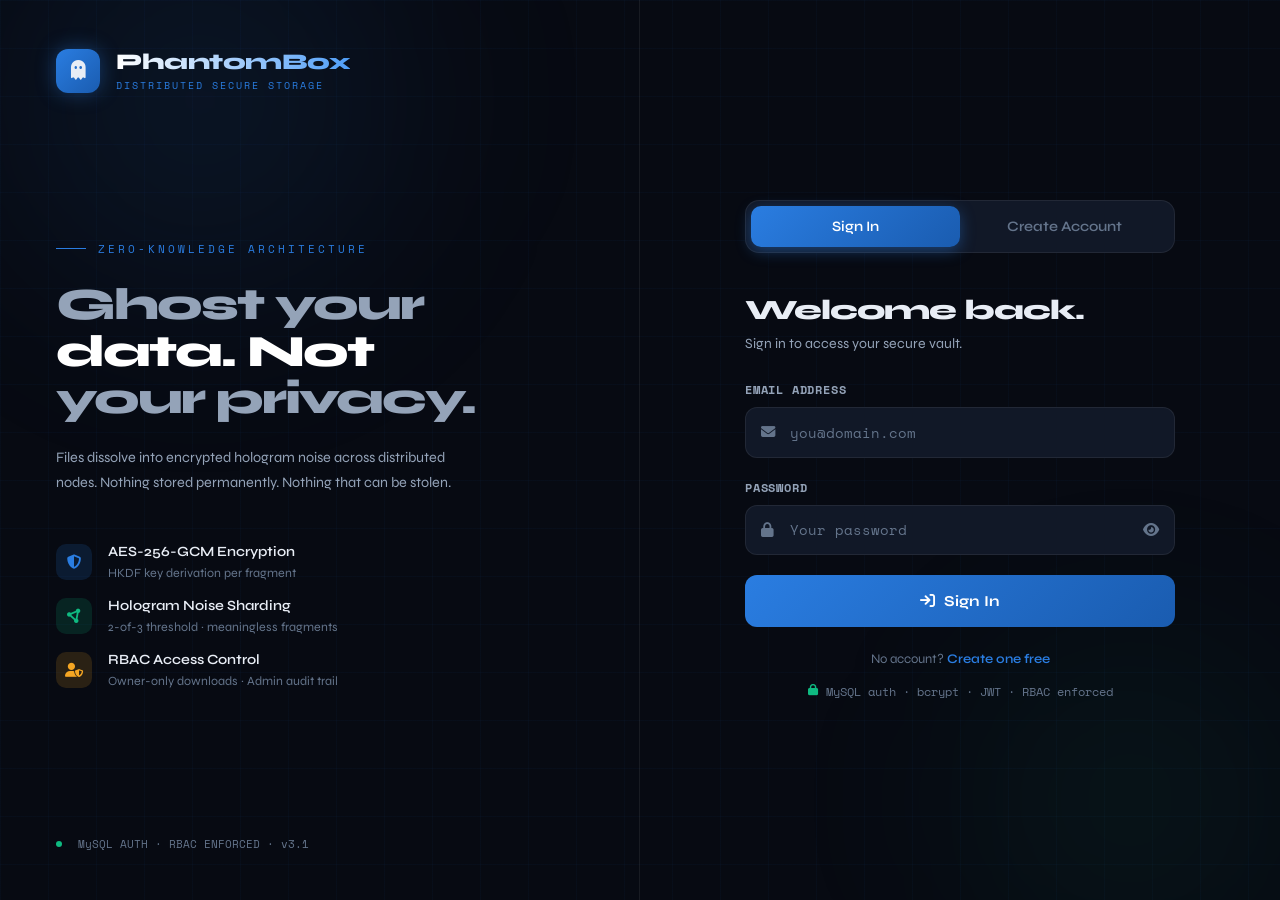
<file: client/index.html>
<!DOCTYPE html>
<html lang="en">
<head>
    <meta charset="UTF-8">
    <meta name="viewport" content="width=device-width, initial-scale=1.0">
    <title>PhantomBox | Secure Distributed Storage</title>
    <link href="https://fonts.googleapis.com/css2?family=Inter:wght@400;500;600;700&family=JetBrains+Mono:wght@400;700&display=swap" rel="stylesheet">
    <link rel="stylesheet" href="https://cdnjs.cloudflare.com/ajax/libs/font-awesome/6.4.0/css/all.min.css">
    <style>
        /* ALL YOUR EXISTING CSS STAYS EXACTLY THE SAME */
        :root {
            --bg-dark: #0a0e1a;
            --bg-panel: #141b2b;
            --bg-sidebar: #0f1522;
            --primary: #2a7de1;
            --primary-dark: #1a5cb0;
            --primary-glow: rgba(42, 125, 225, 0.3);
            --success: #10b981;
            --warning: #f59e0b;
            --danger: #ef4444;
            --text-main: #f1f5f9;
            --text-muted: #94a3b8;
            --border: #1e293b;
            --card-bg: #1e293b;
            --hover-bg: #2d3a4f;
            --font-ui: 'Inter', sans-serif;
            --font-mono: 'JetBrains Mono', monospace;
        }

        * { margin: 0; padding: 0; box-sizing: border-box; }

        body {
            background-color: var(--bg-dark);
            color: var(--text-main);
            font-family: var(--font-ui);
            height: 100vh;
            overflow: hidden;
        }

        .app-container {
            display: flex;
            height: 100%;
        }

        /* Sidebar */
        .sidebar {
            width: 280px;
            background: linear-gradient(180deg, var(--bg-sidebar) 0%, #0a0f1a 100%);
            border-right: 1px solid var(--border);
            display: flex;
            flex-direction: column;
            padding: 2rem 1.5rem;
            position: relative;
            overflow-y: auto;
        }

        .brand {
            font-size: 1.75rem;
            font-weight: 700;
            color: var(--primary);
            margin-bottom: 2.5rem;
            display: flex;
            align-items: center;
            gap: 0.75rem;
            letter-spacing: -0.5px;
        }

        .brand i {
            font-size: 2rem;
            text-shadow: 0 0 15px var(--primary-glow);
        }

        .nav-menu {
            flex: 1;
            display: flex;
            flex-direction: column;
            gap: 0.75rem;
        }

        .nav-item {
            background: transparent;
            border: none;
            color: var(--text-muted);
            padding: 1rem 1.25rem;
            text-align: left;
            cursor: pointer;
            border-radius: 12px;
            font-weight: 500;
            transition: all 0.3s ease;
            display: flex;
            align-items: center;
            gap: 1rem;
            font-size: 0.95rem;
        }

        .nav-item i {
            width: 20px;
            text-align: center;
            font-size: 1.1rem;
        }

        .nav-item:hover {
            background: rgba(42, 125, 225, 0.15);
            color: var(--primary);
            transform: translateX(5px);
        }

        .nav-item.active {
            background: linear-gradient(90deg, rgba(42, 125, 225, 0.2), transparent);
            color: var(--primary);
            border-left: 4px solid var(--primary);
        }

        .system-status {
            background: rgba(16, 185, 129, 0.1);
            border: 1px solid rgba(16, 185, 129, 0.2);
            padding: 1.25rem;
            border-radius: 12px;
            margin-top: 1rem;
        }

        .status-indicator {
            display: flex;
            align-items: center;
            gap: 0.75rem;
            color: var(--success);
            font-weight: 600;
            font-size: 0.9rem;
            margin-bottom: 0.75rem;
        }

        .dot {
            width: 10px;
            height: 10px;
            background: var(--success);
            border-radius: 50%;
            display: block;
        }

        .pulse {
            box-shadow: 0 0 0 0 rgba(16, 185, 129, 0.7);
            animation: pulse 2s infinite;
        }

        .node-info {
            display: flex;
            flex-direction: column;
            gap: 0.5rem;
            color: var(--text-muted);
            font-size: 0.8rem;
        }

        .node-info small {
            display: flex;
            justify-content: space-between;
        }

        @keyframes pulse {
            0% { transform: scale(0.95); box-shadow: 0 0 0 0 rgba(16, 185, 129, 0.7); }
            70% { transform: scale(1); box-shadow: 0 0 0 10px rgba(16, 185, 129, 0); }
            100% { transform: scale(0.95); box-shadow: 0 0 0 0 rgba(16, 185, 129, 0); }
        }

        /* Main Content */
        .main-content {
            flex: 1;
            padding: 2rem 2.5rem;
            overflow-y: auto;
            position: relative;
            background: radial-gradient(circle at 10% 20%, rgba(42, 125, 225, 0.03), transparent 40%);
        }

        .view-section {
            display: none;
            animation: fadeIn 0.5s cubic-bezier(0.4, 0, 0.2, 1);
        }

        .view-section.active { display: block; }

        @keyframes fadeIn {
            from { opacity: 0; transform: translateY(15px); }
            to { opacity: 1; transform: translateY(0); }
        }

        .section-header {
            display: flex;
            justify-content: space-between;
            align-items: center;
            margin-bottom: 2rem;
            padding-bottom: 1rem;
            border-bottom: 1px solid var(--border);
        }

        .section-header h2 {
            font-size: 1.85rem;
            font-weight: 600;
            background: linear-gradient(135deg, #fff, var(--text-muted));
            background-clip: text;
            -webkit-background-clip: text;
            -webkit-text-fill-color: transparent;
        }

        .date-badge {
            background: var(--bg-panel);
            padding: 0.5rem 1.25rem;
            border-radius: 30px;
            font-family: var(--font-mono);
            font-size: 0.85rem;
            border: 1px solid var(--border);
            color: var(--text-muted);
        }

        /* Stats Grid */
        .stats-grid {
            display: grid;
            grid-template-columns: repeat(4, 1fr);
            gap: 1.5rem;
            margin-bottom: 2rem;
        }

        .stat-card {
            background: var(--bg-panel);
            padding: 1.5rem;
            border-radius: 16px;
            border: 1px solid var(--border);
            display: flex;
            align-items: center;
            gap: 1.5rem;
            transition: all 0.3s ease;
            backdrop-filter: blur(10px);
        }

        .stat-card:hover {
            transform: translateY(-5px);
            box-shadow: 0 10px 25px rgba(0, 0, 0, 0.3);
            border-color: var(--primary);
        }

        .icon-box {
            width: 55px;
            height: 55px;
            border-radius: 14px;
            display: flex;
            align-items: center;
            justify-content: center;
            font-size: 1.75rem;
        }

        .blue { background: rgba(42, 125, 225, 0.15); color: var(--primary); }
        .purple { background: rgba(139, 92, 246, 0.15); color: #a78bfa; }
        .green { background: rgba(16, 185, 129, 0.15); color: var(--success); }
        .red { background: rgba(239, 68, 68, 0.15); color: var(--danger); }

        .stat-info h3 {
            font-size: 0.85rem;
            color: var(--text-muted);
            font-weight: 500;
            text-transform: uppercase;
            letter-spacing: 0.5px;
        }

        .stat-info p {
            font-size: 1.35rem;
            font-weight: 700;
            margin-top: 0.25rem;
            font-family: var(--font-mono);
        }

        /* Terminal */
        .panel-full {
            background: var(--bg-panel);
            border-radius: 16px;
            border: 1px solid var(--border);
            padding: 1.75rem;
            backdrop-filter: blur(10px);
        }

        .terminal-window {
            background: #0a0c12;
            border-radius: 10px;
            padding: 1.25rem;
            font-family: var(--font-mono);
            font-size: 0.85rem;
            height: 300px;
            overflow-y: auto;
            margin-top: 1.25rem;
            border: 1px solid #1e293b;
            box-shadow: inset 0 0 20px rgba(0,0,0,0.5);
        }

        .log-line {
            margin-bottom: 6px;
            border-bottom: 1px solid rgba(255,255,255,0.05);
            padding-bottom: 4px;
            color: #cbd5e1;
        }

        .ts {
            color: var(--success);
            margin-right: 12px;
            font-weight: 600;
        }

        /* Upload Section */
        .split-layout {
            display: grid;
            grid-template-columns: 1.2fr 1.8fr;
            gap: 2rem;
        }

        .panel {
            background: var(--bg-panel);
            border-radius: 16px;
            border: 1px solid var(--border);
            padding: 2rem;
            backdrop-filter: blur(10px);
        }

        .drop-zone {
            border: 2px dashed var(--border);
            border-radius: 16px;
            padding: 3rem 2rem;
            text-align: center;
            cursor: pointer;
            transition: all 0.3s ease;
            background: rgba(255,255,255,0.02);
        }

        .drop-zone:hover {
            border-color: var(--primary);
            background: rgba(42, 125, 225, 0.05);
            transform: scale(1.02);
        }

        .drop-zone i {
            font-size: 3.5rem;
            color: var(--text-muted);
            margin-bottom: 1rem;
        }

        .drop-zone h3 {
            margin-bottom: 0.5rem;
            color: var(--text-main);
        }

        .drop-zone p {
            color: var(--text-muted);
            font-size: 0.9rem;
        }

        .action-btn {
            width: 100%;
            padding: 1rem;
            background: linear-gradient(135deg, var(--primary), var(--primary-dark));
            color: white;
            border: none;
            border-radius: 12px;
            font-weight: 600;
            margin-top: 1.5rem;
            cursor: pointer;
            transition: all 0.3s ease;
            font-size: 1rem;
            display: flex;
            align-items: center;
            justify-content: center;
            gap: 0.75rem;
        }

        .action-btn:disabled {
            background: var(--border);
            cursor: not-allowed;
            opacity: 0.6;
            transform: none;
            box-shadow: none;
        }

        .action-btn:hover:not(:disabled) {
            transform: translateY(-3px);
            box-shadow: 0 10px 25px var(--primary-glow);
        }

        .action-btn.secondary {
            background: var(--border);
        }

        .action-btn.secondary:hover {
            background: #2d3a4f;
        }

        .file-preview {
            background: rgba(255,255,255,0.05);
            padding: 1.25rem;
            border-radius: 12px;
            margin-top: 1.5rem;
            display: flex;
            align-items: center;
            gap: 1rem;
            border: 1px solid var(--border);
        }

        .file-preview i {
            font-size: 1.5rem;
            color: var(--primary);
        }

        .file-preview span {
            flex: 1;
        }

        .close-preview {
            cursor: pointer;
            padding: 0.5rem;
            border-radius: 50%;
            transition: background 0.3s;
        }

        .close-preview:hover {
            background: rgba(255,255,255,0.1);
        }

        .hidden { display: none !important; }

        /* Process Steps */
        .process-steps {
            margin-top: 1.5rem;
            display: flex;
            flex-direction: column;
            gap: 1rem;
        }

        .step {
            display: flex;
            align-items: center;
            gap: 1rem;
            padding: 1rem;
            background: rgba(255,255,255,0.02);
            border-radius: 12px;
            border: 1px solid transparent;
            transition: all 0.3s ease;
        }

        .step.active {
            border-color: var(--primary);
            background: rgba(42, 125, 225, 0.1);
            transform: translateX(5px);
        }

        .step.completed {
            border-color: var(--success);
            background: rgba(16, 185, 129, 0.05);
        }

        .step-icon {
            width: 45px;
            height: 45px;
            background: rgba(255,255,255,0.05);
            border-radius: 12px;
            display: flex;
            align-items: center;
            justify-content: center;
            color: var(--text-muted);
            font-size: 1.2rem;
        }

        .step.active .step-icon {
            background: var(--primary);
            color: white;
            box-shadow: 0 0 15px var(--primary-glow);
        }

        .step.completed .step-icon {
            background: var(--success);
            color: white;
        }

        .step-content h4 {
            font-size: 0.95rem;
            margin-bottom: 4px;
            color: var(--text-main);
        }

        .step-content p {
            font-size: 0.8rem;
            color: var(--text-muted);
        }

        .step-status {
            margin-left: auto;
            font-size: 1.2rem;
        }

        .step.active .step-status::after {
            content: '\f1ce';
            font-family: 'Font Awesome 6 Free';
            font-weight: 900;
            animation: spin 1.5s infinite linear;
            color: var(--primary);
        }

        .step.completed .step-status::after {
            content: '\f00c';
            font-family: 'Font Awesome 6 Free';
            font-weight: 900;
            color: var(--success);
        }

        @keyframes spin {
            100% { transform: rotate(360deg); }
        }

        /* History Tables */
        .history-container {
            display: flex;
            flex-direction: column;
            gap: 2rem;
            margin-top: 2rem;
        }

        .history-section {
            background: var(--bg-panel);
            border-radius: 16px;
            border: 1px solid var(--border);
            padding: 1.5rem;
        }

        .history-header {
            display: flex;
            justify-content: space-between;
            align-items: center;
            margin-bottom: 1.25rem;
        }

        .history-header h3 {
            display: flex;
            align-items: center;
            gap: 0.75rem;
            font-size: 1.1rem;
            color: var(--text-main);
        }

        .history-header h3 i {
            color: var(--primary);
        }

        .history-count {
            background: var(--border);
            padding: 0.25rem 0.75rem;
            border-radius: 20px;
            font-size: 0.8rem;
            color: var(--text-muted);
        }

        .history-table {
            width: 100%;
            border-collapse: collapse;
        }

        .history-table th {
            text-align: left;
            padding: 1rem 0.75rem;
            color: var(--text-muted);
            font-weight: 500;
            font-size: 0.8rem;
            text-transform: uppercase;
            letter-spacing: 0.5px;
            border-bottom: 1px solid var(--border);
        }

        .history-table td {
            padding: 1rem 0.75rem;
            border-bottom: 1px solid rgba(255,255,255,0.05);
            font-size: 0.9rem;
        }

        .history-table tr {
            transition: background 0.3s;
            cursor: pointer;
        }

        .history-table tr:hover {
            background: var(--hover-bg);
        }

        .file-id-cell {
            font-family: var(--font-mono);
            font-size: 0.8rem;
            color: var(--primary);
        }

        .status-badge {
            padding: 0.25rem 0.75rem;
            border-radius: 20px;
            font-size: 0.75rem;
            font-weight: 600;
            display: inline-block;
        }

        .status-verified {
            background: rgba(16, 185, 129, 0.15);
            color: var(--success);
        }

        .status-pending {
            background: rgba(245, 158, 11, 0.15);
            color: var(--warning);
        }

        .copy-btn {
            background: transparent;
            border: 1px solid var(--border);
            color: var(--text-muted);
            padding: 0.35rem 0.75rem;
            border-radius: 6px;
            cursor: pointer;
            font-size: 0.75rem;
            transition: all 0.3s;
            display: flex;
            align-items: center;
            gap: 0.35rem;
        }

        .copy-btn:hover {
            background: var(--primary);
            color: white;
            border-color: var(--primary);
        }

        .download-btn {
            background: transparent;
            border: 1px solid var(--success);
            color: var(--success);
            padding: 0.35rem 0.75rem;
            border-radius: 6px;
            cursor: pointer;
            font-size: 0.75rem;
            transition: all 0.3s;
            display: flex;
            align-items: center;
            gap: 0.35rem;
        }

        .download-btn:hover {
            background: var(--success);
            color: white;
        }

        .empty-history {
            padding: 3rem;
            text-align: center;
            color: var(--text-muted);
        }

        .empty-history i {
            font-size: 3rem;
            margin-bottom: 1rem;
            opacity: 0.5;
        }

        /* Download Ready Card */
        .download-card {
            margin-top: 1.5rem;
            background: rgba(16, 185, 129, 0.1);
            border: 1px solid var(--success);
            padding: 2rem;
            border-radius: 16px;
            text-align: center;
            animation: slideIn 0.5s ease;
        }

        @keyframes slideIn {
            from { opacity: 0; transform: translateY(20px); }
            to { opacity: 1; transform: translateY(0); }
        }

        .success-icon {
            font-size: 3.5rem;
            color: var(--success);
            margin-bottom: 1rem;
        }

        .file-details {
            margin: 1.5rem 0;
            font-family: var(--font-mono);
            background: rgba(0,0,0,0.2);
            padding: 1rem;
            border-radius: 8px;
            color: var(--text-muted);
        }

        .input-group {
            margin-bottom: 1.5rem;
        }

        .input-group label {
            display: block;
            margin-bottom: 0.5rem;
            font-weight: 500;
            font-size: 0.9rem;
            color: var(--text-muted);
        }

        .input-group input {
            width: 100%;
            padding: 1rem;
            background: var(--bg-dark);
            border: 1px solid var(--border);
            color: white;
            border-radius: 12px;
            font-family: var(--font-mono);
            transition: all 0.3s;
        }

        .input-group input:focus {
            outline: none;
            border-color: var(--primary);
            box-shadow: 0 0 0 3px var(--primary-glow);
        }

        .table-container {
            overflow-x: auto;
            background: var(--bg-panel);
            border-radius: 16px;
            border: 1px solid var(--border);
        }

        .icon-btn {
            background: transparent;
            border: 1px solid var(--border);
            color: var(--text-muted);
            width: 40px;
            height: 40px;
            border-radius: 10px;
            cursor: pointer;
            transition: all 0.3s;
        }

        .icon-btn:hover {
            background: var(--primary);
            color: white;
            border-color: var(--primary);
        }

        .fa-spin {
            animation: spin 1s infinite linear;
        }

        .toast {
            position: fixed;
            bottom: 30px;
            right: 30px;
            background: var(--bg-panel);
            border-left: 4px solid var(--success);
            padding: 1rem 1.5rem;
            border-radius: 10px;
            box-shadow: 0 10px 30px rgba(0,0,0,0.3);
            display: flex;
            align-items: center;
            gap: 1rem;
            z-index: 1000;
            animation: slideRight 0.3s ease;
            border: 1px solid var(--border);
        }

        .toast i {
            color: var(--success);
            font-size: 1.2rem;
        }

        @keyframes slideRight {
            from { opacity: 0; transform: translateX(30px); }
            to { opacity: 1; transform: translateX(0); }
        }

        .tooltip {
            position: relative;
        }

        .tooltip:hover::after {
            content: attr(data-tooltip);
            position: absolute;
            bottom: 100%;
            left: 50%;
            transform: translateX(-50%);
            background: var(--bg-dark);
            padding: 0.5rem 1rem;
            border-radius: 6px;
            font-size: 0.75rem;
            white-space: nowrap;
            border: 1px solid var(--border);
            margin-bottom: 5px;
            z-index: 1000;
        }

        /* Responsive */
        @media (max-width: 1200px) {
            .stats-grid {
                grid-template-columns: repeat(2, 1fr);
            }
            .split-layout {
                grid-template-columns: 1fr;
            }
        }
    </style>
</head>
<body>
    <div class="app-container">
        <!-- Sidebar -->
        <aside class="sidebar">
            <div class="brand">
                <i class="fa-solid fa-ghost"></i>
                <span>PhantomBox</span>
            </div>
            
            <nav class="nav-menu">
                <button class="nav-item active" onclick="switchView('dashboard')">
                    <i class="fa-solid fa-chart-line"></i> Dashboard
                </button>
                <button class="nav-item" onclick="switchView('upload')">
                    <i class="fa-solid fa-shield-halved"></i> Secure Upload
                </button>
                <button class="nav-item" onclick="switchView('download')">
                    <i class="fa-solid fa-file-arrow-down"></i> Retrieval
                </button>
                <button class="nav-item" onclick="switchView('history')">
                    <i class="fa-solid fa-clock-rotate-left"></i> History
                </button>
                <button class="nav-item" onclick="switchView('ledger')">
                    <i class="fa-solid fa-link"></i> Audit Ledger
                </button>
            </nav>

            <div class="system-status">
    <div class="status-indicator">
        <span class="dot pulse"></span>
        <span class="text">Infrastructure Status</span>
    </div>
    <div class="node-info">
        <small><span>🟢 PhantomBox UI:</span> <span style="color: var(--success);">Running</span></small>
        <small><span>Genesis Node:</span> <span id="genesis-status">Checking...</span></small>
        <small><span>Peer Node:</span> <span id="peer-status">Checking...</span></small>
        <small><span>Noise Node A:</span> <span id="noiseA-status">Checking...</span></small>
        <small><span>Noise Node B:</span> <span id="noiseB-status">Checking...</span></small>
        <small><span>Memory:</span> <span id="memory-status">0 B</span></small>
    </div>
</div>
        </aside>

        <!-- Main Content -->
        <main class="main-content">
            <!-- Dashboard View -->
            <section id="view-dashboard" class="view-section active">
                <header class="section-header">
                    <h2>Network Overview</h2>
                    <span class="date-badge" id="current-time">--:--:--</span>
                </header>

                

                <div class="stats-grid">
                    <div class="stat-card">
                        <div class="icon-box blue"><i class="fa-solid fa-cubes"></i></div>
                        <div class="stat-info">
                            <h3>Blockchain Height</h3>
                            <p id="stat-blocks">Syncing...</p>
                        </div>
                    </div>
                    <div class="stat-card">
                        <div class="icon-box purple"><i class="fa-solid fa-file-shield"></i></div>
                        <div class="stat-info">
                            <h3>Secured Assets</h3>
                            <p id="stat-files">Syncing...</p>
                        </div>
                    </div>
                    <div class="stat-card">
                        <div class="icon-box green"><i class="fa-solid fa-server"></i></div>
                        <div class="stat-info">
                            <h3>Active Nodes</h3>
                            <p id="stat-nodes">4 Nodes</p>
                        </div>
                    </div>
                    <div class="stat-card">
                        <div class="icon-box red"><i class="fa-solid fa-memory"></i></div>
                        <div class="stat-info">
                            <h3>RAM Usage</h3>
                            <p id="stat-memory">0 MB</p>
                        </div>
                    </div>
                </div>
                

                
                <div class="panel-full">
                    <h3 style="display: flex; align-items: center; gap: 0.75rem;">
                        <i class="fa-solid fa-terminal" style="color: var(--primary);"></i> 
                        Live Security Events
                    </h3>
                    <div class="terminal-window" id="global-log">
                        <div class="log-line"><span class="ts">[SYSTEM]</span> Initializing PhantomBox Distributed Protocol v3.0...</div>
                        <div class="log-line"><span class="ts">[NET]</span> Peering with Genesis Node... OK</div>
                        <div class="log-line"><span class="ts">[CRYPTO]</span> Hologram Noise Generator ready (3 fragments, 2-of-3 threshold)</div>
                        <div class="log-line"><span class="ts">[DIST]</span> Distributed VM mode active</div>
                    </div>
                </div>
            </section>

            <!-- Upload View -->
            <section id="view-upload" class="view-section">
                <header class="section-header">
                    <h2>Secure Data Ingestion</h2>
                </header>

                <div class="split-layout">
                    <!-- Left Panel - Upload Controls -->
                    <div class="panel">
                        <div class="drop-zone" id="drop-zone">
                            <i class="fa-solid fa-cloud-arrow-up"></i>
                            <h3>Drag & Drop or Click to Upload</h3>
                            <p>Max Size: 10MB • 2-of-3 Hologram Sharding</p>
                            <input type="file" id="file-input" hidden>
                        </div>
                        
                        <div id="file-preview" class="file-preview hidden">
                            <i class="fa-solid fa-file"></i>
                            <div style="flex: 1; overflow: hidden;">
                                <div id="preview-name" style="font-weight: 600; white-space: nowrap; overflow: hidden; text-overflow: ellipsis;">filename.docx</div>
                                <div id="preview-size" style="font-size: 0.8rem; color: var(--text-muted);">0 KB</div>
                            </div>
                            <i class="fa-solid fa-xmark close-preview" onclick="resetUpload()" style="cursor: pointer; padding: 0.5rem;"></i>
                        </div>
                        
                        <button id="btn-encrypt" class="action-btn" disabled>
                            <i class="fa-solid fa-lock"></i> Encrypt & Disperse
                        </button>

                        <!-- Recent Uploads History -->
                        <div style="margin-top: 2rem;">
                            <div style="display: flex; justify-content: space-between; align-items: center; margin-bottom: 1rem;">
                                <h4 style="display: flex; align-items: center; gap: 0.5rem;">
                                    <i class="fa-solid fa-clock-rotate-left" style="color: var(--primary);"></i>
                                    Recent Uploads
                                </h4>
                                <span class="history-count" id="upload-count">0 files</span>
                            </div>
                            <div id="upload-history-list" style="max-height: 300px; overflow-y: auto;">
                                <div class="empty-history">
                                    <i class="fa-solid fa-cloud-arrow-up"></i>
                                    <p>No upload history yet</p>
                                </div>
                            </div>
                        </div>
                    </div>

                    <!-- Right Panel - Process Visualizer -->
                    <div class="panel visualizer-panel">
                        <h3 style="display: flex; align-items: center; gap: 0.75rem; margin-bottom: 1.5rem;">
                            <i class="fa-solid fa-microchip" style="color: var(--primary);"></i>
                            Hologram Noise Process
                        </h3>
                        <div class="process-steps" id="upload-steps">
                            <div class="step" id="step-hash">
                                <div class="step-icon"><i class="fa-solid fa-fingerprint"></i></div>
                                <div class="step-content">
                                    <h4>SHA-256 Hashing</h4>
                                    <p>Generating unique file fingerprint</p>
                                </div>
                                <div class="step-status"></div>
                            </div>
                            <div class="step" id="step-sharding">
                                <div class="step-icon"><i class="fa-solid fa-scissors"></i></div>
                                <div class="step-content">
                                    <h4>Hologram Noise Sharding</h4>
                                    <p>Converting to 3 meaningless fragments</p>
                                </div>
                                <div class="step-status"></div>
                            </div>
                            <div class="step" id="step-distribute">
                                <div class="step-icon"><i class="fa-solid fa-network-wired"></i></div>
                                <div class="step-content">
                                    <h4>Distributed Storage</h4>
                                    <p>Dispersing to Noise Nodes A & B</p>
                                </div>
                                <div class="step-status"></div>
                            </div>
                            <div class="step" id="step-blockchain">
                                <div class="step-icon"><i class="fa-brands fa-hive"></i></div>
                                <div class="step-content">
                                    <h4>Blockchain Registration</h4>
                                    <p>Minting immutable metadata</p>
                                </div>
                                <div class="step-status"></div>
                            </div>
                        </div>
                        
                        <!-- Upload Result -->
                        <div id="upload-result" style="display: none; margin-top: 1.5rem; padding: 1rem; border-radius: 12px;" class="hidden"></div>
                    </div>
                </div>
            </section>

            <!-- Download View -->
            <!-- Download View -->
<section id="view-download" class="view-section">
    <header class="section-header">
        <h2>Ephemeral Retrieval</h2>
    </header>

    <div class="split-layout">
        <!-- Left Panel - Download Controls -->
        <div class="panel">
            <div class="input-group">
                <label><i class="fa-solid fa-key"></i> File ID / Transaction Hash</label>
                <input type="text" id="file-id-input" placeholder="Enter File ID (e.g. 8f4a2c...)" value="">
                <small style="display: block; margin-top: 0.5rem; color: var(--text-muted);">
                    <i class="fa-solid fa-info-circle"></i> Enter the File ID from upload history
                </small>
            </div>
            
            <button class="action-btn secondary" onclick="requestDownload()" style="margin-bottom: 1rem;">
                <i class="fa-solid fa-search"></i> Locate & Reconstruct
            </button>
            
            <!-- 🔐 NEW SECURE PREVIEW BUTTON -->
            <button class="action-btn" onclick="window.previewFile()" style="background: var(--primary); margin-top: 0;">
                <i class="fa-solid fa-eye"></i> Secure Preview (60s TTL • One-time)
            </button>
            <!-- ============================== -->

            <!-- Download Ready Card (Hidden by default) -->
            <div id="download-ready-card" class="download-card hidden">
                <div class="success-icon"><i class="fa-solid fa-check-circle"></i></div>
                <h3 style="margin-bottom: 0.5rem;">Reconstruction Complete</h3>
                <p style="color: var(--text-muted); margin-bottom: 1rem;">File exists in RAM • Destroys on download</p>
                <div class="file-details" id="download-details">
                    <span id="dl-filename">report.pdf</span> • <span id="dl-size">2.4 MB</span>
                </div>
                <button id="btn-download-final" class="action-btn">
                    <i class="fa-solid fa-download"></i> Download to Device
                </button>
            </div>

            <!-- Recent Downloads History -->
            <div style="margin-top: 2rem;">
                <div style="display: flex; justify-content: space-between; align-items: center; margin-bottom: 1rem;">
                    <h4 style="display: flex; align-items: center; gap: 0.5rem;">
                        <i class="fa-solid fa-clock-rotate-left" style="color: var(--success);"></i>
                        Recent Downloads
                    </h4>
                    <span class="history-count" id="download-count">0 files</span>
                </div>
                <div id="download-history-list" style="max-height: 300px; overflow-y: auto;">
                    <div class="empty-history">
                        <i class="fa-solid fa-file-arrow-down"></i>
                        <p>No download history yet</p>
                    </div>
                </div>
            </div>
        </div>

        <!-- Right Panel - Reconstruction Visualizer -->
        <div class="panel visualizer-panel">
            <h3 style="display: flex; align-items: center; gap: 0.75rem; margin-bottom: 1.5rem;">
                <i class="fa-solid fa-diagram-project" style="color: var(--success);"></i>
                Reconstruction Logic
            </h3>
            
            <!-- 🔧 FIXED: Added missing progress bar -->
            <div id="download-progress" style="display: none; margin-bottom: 1.5rem; padding: 1rem; background: rgba(0,0,0,0.2); border-radius: 8px;">
                <div style="display: flex; align-items: center; gap: 0.75rem; margin-bottom: 0.5rem;">
                    <i class="fa-solid fa-circle-notch fa-spin" style="color: var(--primary);"></i>
                    <span class="progress-text" style="font-weight: 500;">Processing...</span>
                </div>
                <div style="width: 100%; height: 6px; background: rgba(255,255,255,0.1); border-radius: 3px; overflow: hidden;">
                    <div style="width: 0%; height: 100%; background: linear-gradient(90deg, var(--primary), var(--success)); transition: width 0.3s ease;" id="progress-fill-download"></div>
                </div>
            </div>
            <!-- ==================================== -->
            
            <div class="process-steps" id="download-steps">
                <div class="step" id="step-verify">
                    <div class="step-icon"><i class="fa-solid fa-magnifying-glass"></i></div>
                    <div class="step-content">
                        <h4>Blockchain Verification</h4>
                        <p>Validating file metadata on ledger</p>
                    </div>
                    <div class="step-status"></div>
                </div>
                <div class="step" id="step-fetch">
                    <div class="step-icon"><i class="fa-solid fa-download"></i></div>
                    <div class="step-content">
                        <h4>Fragment Retrieval</h4>
                        <p>Fetching noise from distributed nodes</p>
                    </div>
                    <div class="step-status"></div>
                </div>
                <div class="step" id="step-combine">
                    <div class="step-icon"><i class="fa-solid fa-object-group"></i></div>
                    <div class="step-content">
                        <h4>Hologram Fusion</h4>
                        <p>Reconstructing original file in RAM</p>
                    </div>
                    <div class="step-status"></div>
                </div>
            </div>
            
            <!-- Download Result -->
            <div id="download-result" style="display: none; margin-top: 1.5rem; padding: 1rem; border-radius: 12px;" class="hidden"></div>
        </div>
    </div>
</section>

            <!-- History View -->
            <section id="view-history" class="view-section">
                <header class="section-header">
                    <h2>Complete File History</h2>
                    <button class="icon-btn" onclick="refreshHistory()" data-tooltip="Refresh">
                        <i class="fa-solid fa-rotate-right"></i>
                    </button>
                </header>

                <div class="history-container">
                    <!-- Upload History Full Table -->
                    <div class="history-section">
                        <div class="history-header">
                            <h3>
                                <i class="fa-solid fa-cloud-upload-alt" style="color: var(--primary);"></i>
                                Upload History
                            </h3>
                            <span class="history-count" id="total-upload-count">0 files</span>
                        </div>
                        <div style="max-height: 300px; overflow-y: auto;">
                            <table class="history-table" id="upload-history-table">
                                <thead>
                                    <tr>
                                        <th>File Name</th>
                                        <th>File ID</th>
                                        <th>Size</th>
                                        <th>Date & Time</th>
                                        <th>Status</th>
                                        <th>Actions</th>
                                    </tr>
                                </thead>
                                <tbody id="upload-history-body">
                                    <tr>
                                        <td colspan="6" class="empty-history">
                                            <i class="fa-solid fa-cloud-arrow-up"></i>
                                            <p>No upload history available</p>
                                        </td>
                                    </tr>
                                </tbody>
                            </table>
                        </div>
                    </div>

                    <!-- Download History Full Table -->
                    <div class="history-section">
                        <div class="history-header">
                            <h3>
                                <i class="fa-solid fa-cloud-download-alt" style="color: var(--success);"></i>
                                Download History
                            </h3>
                            <span class="history-count" id="total-download-count">0 files</span>
                        </div>
                        <div style="max-height: 300px; overflow-y: auto;">
                            <table class="history-table" id="download-history-table">
                                <thead>
                                    <tr>
                                        <th>File Name</th>
                                        <th>File ID</th>
                                        <th>Size</th>
                                        <th>Date & Time</th>
                                        <th>Status</th>
                                        <th>Actions</th>
                                    </tr>
                                </thead>
                                <tbody id="download-history-body">
                                    <tr>
                                        <td colspan="6" class="empty-history">
                                            <i class="fa-solid fa-file-arrow-down"></i>
                                            <p>No download history available</p>
                                        </td>
                                    </tr>
                                </tbody>
                            </table>
                        </div>
                    </div>
                </div>
            </section>

            <!-- Ledger View -->
            <section id="view-ledger" class="view-section">
                <header class="section-header">
                    <h2>Immutable Audit Ledger</h2>
                    <button class="icon-btn" onclick="refreshLedger()" data-tooltip="Refresh">
                        <i class="fa-solid fa-rotate-right"></i>
                    </button>
                </header>
                <div class="table-container">
                    <table>
                        <thead>
                            <tr>
                                <th>Block #</th>
                                <th>Type</th>
                                <th>Hash</th>
                                <th>File ID</th>
                                <th>Timestamp</th>
                            </tr>
                        </thead>
                        <tbody id="ledger-body">
                            <tr>
                                <td colspan="5" class="empty-history">
                                    <i class="fa-solid fa-link"></i>
                                    <p>Loading blockchain data...</p>
                                </td>
                            </tr>
                        </tbody>
                    </table>
                </div>
            </section>
        </main>
    </div>

    <!-- Toast Notification Container -->
    <div id="toast-container" style="position: fixed; bottom: 30px; right: 30px; z-index: 9999;"></div>

        <!-- ========== SCRIPTS LOADED IN CORRECT ORDER ========== -->
         
    <script src="auth-guard.js"></script>
    <!-- 1. History module - MUST load first and attach to window IMMEDIATELY -->
    <script src="history.js"></script>
    
    <!-- 2. App core - Depends on history -->
    <script src="app.js"></script>
    
    <!-- 3. Feature modules - Depend on both history and app -->
    <script src="upload.js"></script>
    <script src="download.js"></script>
    
    <!-- 4. Optional modules - Load last -->
    <script src="lifecycle.js"></script>
    <script src="metrics.js"></script>
    <script src="explorer.js"></script>
    
        <!-- ========== SIMPLE VERIFICATION ========== -->
    <script>
        // Simple verification
        document.addEventListener('DOMContentLoaded', function() {
            console.log('🔧 Final verification...');
            
            // Check if historyManager exists
            if (window.historyManager) {
                console.log('✅ historyManager is available');
                // Force UI update
                setTimeout(() => {
                    if (window.historyManager.updateUploadHistoryUI) {
                        window.historyManager.updateUploadHistoryUI();
                        window.historyManager.updateDownloadHistoryUI();
                    }
                }, 100);
            } else {
                console.error('❌ historyManager not found!');
            }
            
            // Fix download button
            
            
            console.log('✅ PhantomBox ready');
        });
    </script>
</body>
</html>
</file>
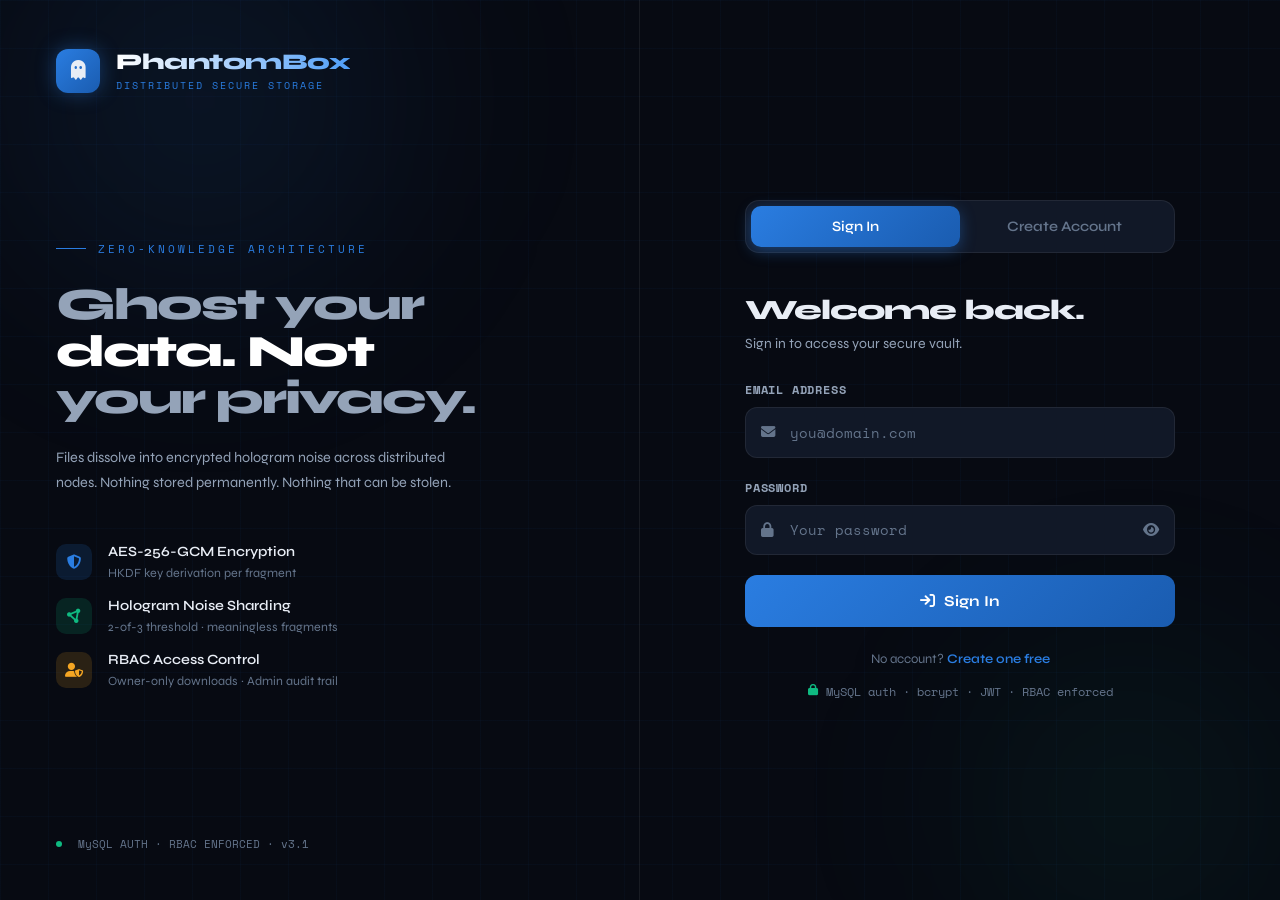
<file: client/auth.html>
<!DOCTYPE html>
<html lang="en">
<head>
    <meta charset="UTF-8">
    <meta name="viewport" content="width=device-width, initial-scale=1.0">
    <title>PhantomBox | Access Portal</title>
    <link href="https://fonts.googleapis.com/css2?family=Space+Mono:wght@400;700&family=Syne:wght@400;600;700;800&display=swap" rel="stylesheet">
    <link rel="stylesheet" href="https://cdnjs.cloudflare.com/ajax/libs/font-awesome/6.4.0/css/all.min.css">
    <style>
        :root {
            --bg-void: #070a12; --bg-panel: #111827; --bg-card: #141e30;
            --primary: #2a7de1; --primary-glow: rgba(42,125,225,0.4);
            --success: #0fba81; --danger: #f04b4b; --warning: #f5a623;
            --text-main: #e8edf5; --text-muted: #64748b; --text-soft: #94a3b8;
            --border: rgba(255,255,255,0.07); --border-focus: rgba(42,125,225,0.5);
            --grid-color: rgba(42,125,225,0.04);
        }
        *{margin:0;padding:0;box-sizing:border-box}
        html,body{height:100%;font-family:'Syne',sans-serif;background:var(--bg-void);color:var(--text-main);overflow:hidden}
        .grid-overlay{position:fixed;inset:0;z-index:0;background-image:linear-gradient(var(--grid-color) 1px,transparent 1px),linear-gradient(90deg,var(--grid-color) 1px,transparent 1px);background-size:48px 48px;pointer-events:none}
        .glow-spot{position:fixed;border-radius:50%;filter:blur(80px);pointer-events:none;z-index:0}
        .glow-1{width:600px;height:600px;background:radial-gradient(circle,rgba(42,125,225,0.12) 0%,transparent 70%);top:-200px;left:-100px;animation:driftA 18s ease-in-out infinite}
        .glow-2{width:500px;height:500px;background:radial-gradient(circle,rgba(15,186,129,0.08) 0%,transparent 70%);bottom:-150px;right:-100px;animation:driftB 22s ease-in-out infinite}
        @keyframes driftA{0%,100%{transform:translate(0,0)}50%{transform:translate(60px,40px)}}
        @keyframes driftB{0%,100%{transform:translate(0,0)}50%{transform:translate(-50px,-60px)}}
        .page{position:relative;z-index:1;height:100vh;display:grid;grid-template-columns:1fr 1fr}

        /* LEFT PANEL */
        .left-panel{display:flex;flex-direction:column;justify-content:space-between;padding:3rem 3.5rem;border-right:1px solid var(--border);position:relative;overflow:hidden}
        .brand{display:flex;align-items:center;gap:1rem}
        .brand-icon{width:44px;height:44px;background:linear-gradient(135deg,var(--primary),#1a5cb0);border-radius:12px;display:flex;align-items:center;justify-content:center;font-size:1.2rem;box-shadow:0 0 20px var(--primary-glow)}
        .brand-name{font-size:1.4rem;font-weight:800;letter-spacing:-0.5px;background:linear-gradient(90deg,#fff,#4f9ef8);-webkit-background-clip:text;-webkit-text-fill-color:transparent}
        .brand-tag{font-size:.65rem;font-family:'Space Mono',monospace;color:var(--primary);letter-spacing:2px;text-transform:uppercase;margin-top:2px}
        .hero{flex:1;display:flex;flex-direction:column;justify-content:center;padding:2rem 0}
        .hero-eyebrow{font-family:'Space Mono',monospace;font-size:.7rem;letter-spacing:3px;text-transform:uppercase;color:var(--primary);margin-bottom:1.5rem;display:flex;align-items:center;gap:.75rem}
        .hero-eyebrow::before{content:'';display:block;width:30px;height:1px;background:var(--primary)}
        .hero-title{font-size:clamp(2rem,3.5vw,3rem);font-weight:800;line-height:1.05;letter-spacing:-2px;margin-bottom:1.5rem}
        .hero-title .ghost{display:block;color:var(--text-soft)}
        .hero-title .solid{display:block;color:#fff}
        .hero-desc{font-size:.9rem;color:var(--text-soft);line-height:1.7;max-width:400px;margin-bottom:3rem}
        .feature-list{display:flex;flex-direction:column;gap:1rem}
        .feature-item{display:flex;align-items:center;gap:1rem}
        .feature-dot{width:36px;height:36px;border-radius:10px;display:flex;align-items:center;justify-content:center;font-size:.9rem;flex-shrink:0}
        .fd-blue{background:rgba(42,125,225,0.15);color:var(--primary)}
        .fd-green{background:rgba(15,186,129,0.15);color:var(--success)}
        .fd-orange{background:rgba(245,166,35,0.15);color:var(--warning)}
        .feature-text strong{display:block;font-size:.88rem;font-weight:600;color:var(--text-main);margin-bottom:2px}
        .feature-text span{font-size:.78rem;color:var(--text-muted)}
        .left-footer{font-family:'Space Mono',monospace;font-size:.68rem;color:var(--text-muted);display:flex;align-items:center;gap:1rem}
        .status-dot{width:6px;height:6px;border-radius:50%;background:var(--success);animation:pulseDot 2s infinite}
        @keyframes pulseDot{0%,100%{opacity:1;box-shadow:0 0 0 0 rgba(15,186,129,0.5)}50%{box-shadow:0 0 0 5px rgba(15,186,129,0)}}

        /* RIGHT PANEL */
        .right-panel{display:flex;align-items:center;justify-content:center;padding:2rem;overflow-y:auto}
        .auth-card{width:100%;max-width:430px}
        .tab-switcher{display:flex;background:var(--bg-panel);border:1px solid var(--border);border-radius:14px;padding:5px;margin-bottom:2.5rem}
        .tab-btn{flex:1;padding:.75rem;background:transparent;border:none;color:var(--text-muted);font-family:'Syne',sans-serif;font-size:.9rem;font-weight:600;cursor:pointer;border-radius:10px;transition:all .3s}
        .tab-btn.active{background:linear-gradient(135deg,var(--primary),#1a5cb0);color:white;box-shadow:0 4px 15px var(--primary-glow)}
        .form-panel{display:none}
        .form-panel.active{display:block;animation:formSlide .4s ease forwards}
        @keyframes formSlide{from{opacity:0;transform:translateY(12px)}to{opacity:1;transform:translateY(0)}}
        .form-title{font-size:1.75rem;font-weight:800;letter-spacing:-1px;margin-bottom:.5rem}
        .form-subtitle{font-size:.88rem;color:var(--text-soft);margin-bottom:1.75rem}
        .alert{padding:.85rem 1rem;border-radius:10px;font-size:.83rem;margin-bottom:1.25rem;display:none;align-items:center;gap:.75rem;font-family:'Space Mono',monospace}
        .alert.show{display:flex}
        .alert.error{background:rgba(240,75,75,0.1);border:1px solid rgba(240,75,75,0.25);color:#f87171}
        .alert.success{background:rgba(15,186,129,0.1);border:1px solid rgba(15,186,129,0.25);color:#34d399}
        .form-group{margin-bottom:1.25rem}
        .form-label{display:block;font-size:.78rem;font-weight:600;color:var(--text-soft);text-transform:uppercase;letter-spacing:.8px;margin-bottom:.5rem;font-family:'Space Mono',monospace}
        .input-wrap{position:relative}
        .input-icon{position:absolute;left:1rem;top:50%;transform:translateY(-50%);color:var(--text-muted);font-size:.9rem;pointer-events:none}
        .form-input{width:100%;padding:.85rem 1rem .85rem 2.75rem;background:var(--bg-panel);border:1px solid var(--border);border-radius:12px;color:var(--text-main);font-family:'Space Mono',monospace;font-size:.88rem;transition:all .3s;outline:none}
        .form-input::placeholder{color:var(--text-muted)}
        .form-input:focus{border-color:var(--border-focus);background:var(--bg-card);box-shadow:0 0 0 3px rgba(42,125,225,0.12)}
        .pw-toggle{position:absolute;right:1rem;top:50%;transform:translateY(-50%);background:none;border:none;color:var(--text-muted);cursor:pointer;font-size:.9rem;transition:color .3s}
        .pw-toggle:hover{color:var(--primary)}
        .input-row{display:grid;grid-template-columns:1fr 1fr;gap:.75rem}
        .submit-btn{width:100%;padding:1rem;background:linear-gradient(135deg,var(--primary),#1a5cb0);border:none;border-radius:12px;color:white;font-family:'Syne',sans-serif;font-size:.95rem;font-weight:700;cursor:pointer;transition:all .3s;position:relative;overflow:hidden;margin-bottom:1.5rem;min-height:52px;display:flex;align-items:center;justify-content:center;gap:.6rem}
        .submit-btn:hover:not(:disabled){transform:translateY(-2px);box-shadow:0 8px 25px var(--primary-glow)}
        .submit-btn:disabled{opacity:.5;cursor:not-allowed;transform:none}
        .spin{display:inline-block;width:18px;height:18px;border:2px solid rgba(255,255,255,0.3);border-top-color:white;border-radius:50%;animation:spin .7s linear infinite}
        @keyframes spin{to{transform:rotate(360deg)}}
        .form-footer{text-align:center;font-size:.82rem;color:var(--text-muted)}
        .form-footer a{color:var(--primary);text-decoration:none;font-weight:600;cursor:pointer}
        .security-badge{display:flex;align-items:center;justify-content:center;gap:.5rem;font-size:.72rem;color:var(--text-muted);font-family:'Space Mono',monospace;margin-top:1rem}
        .security-badge i{color:var(--success)}
        .field-msg{font-size:.72rem;margin-top:.35rem;color:var(--danger);display:none;font-family:'Space Mono',monospace}
        .field-msg.show{display:block}

        /* ROLE SELECTOR */
        .role-selector{display:grid;grid-template-columns:1fr 1fr;gap:.75rem;margin-bottom:1.25rem}
        .role-option{padding:.75rem;background:var(--bg-panel);border:1.5px solid var(--border);border-radius:10px;cursor:pointer;text-align:center;transition:all .3s;user-select:none}
        .role-option.selected.user{border-color:var(--primary);background:rgba(42,125,225,0.1)}
        .role-option.selected.admin{border-color:var(--warning);background:rgba(245,166,35,0.1)}
        .role-option .role-icon{font-size:1.4rem;margin-bottom:.35rem}
        .role-option .role-name{font-size:.82rem;font-weight:700}
        .role-option .role-desc{font-size:.7rem;color:var(--text-muted);margin-top:2px}
        .admin-key-field{display:none;margin-top:.75rem}

        @media(max-width:900px){.page{grid-template-columns:1fr}.left-panel{display:none}.right-panel{padding:1.5rem}body,html{overflow-y:auto}}
    </style>
</head>
<body>
<div class="grid-overlay"></div>
<div class="glow-spot glow-1"></div>
<div class="glow-spot glow-2"></div>

<div class="page">
    <!-- LEFT -->
    <aside class="left-panel">
        <div class="brand">
            <div class="brand-icon"><i class="fa-solid fa-ghost"></i></div>
            <div>
                <div class="brand-name">PhantomBox</div>
                <div class="brand-tag">Distributed Secure Storage</div>
            </div>
        </div>
        <div class="hero">
            <div class="hero-eyebrow">Zero-Knowledge Architecture</div>
            <h1 class="hero-title">
                <span class="ghost">Ghost your</span>
                <span class="solid">data. Not</span>
                <span class="ghost">your privacy.</span>
            </h1>
            <p class="hero-desc">Files dissolve into encrypted hologram noise across distributed nodes. Nothing stored permanently. Nothing that can be stolen.</p>
            <div class="feature-list">
                <div class="feature-item">
                    <div class="feature-dot fd-blue"><i class="fa-solid fa-shield-halved"></i></div>
                    <div class="feature-text"><strong>AES-256-GCM Encryption</strong><span>HKDF key derivation per fragment</span></div>
                </div>
                <div class="feature-item">
                    <div class="feature-dot fd-green"><i class="fa-solid fa-circle-nodes"></i></div>
                    <div class="feature-text"><strong>Hologram Noise Sharding</strong><span>2-of-3 threshold · meaningless fragments</span></div>
                </div>
                <div class="feature-item">
                    <div class="feature-dot fd-orange"><i class="fa-solid fa-user-shield"></i></div>
                    <div class="feature-text"><strong>RBAC Access Control</strong><span>Owner-only downloads · Admin audit trail</span></div>
                </div>
            </div>
        </div>
        <div class="left-footer">
            <span class="status-dot"></span>
            <span>MySQL AUTH · RBAC ENFORCED · v3.1</span>
        </div>
    </aside>

    <!-- RIGHT -->
    <main class="right-panel">
        <div class="auth-card">
            <div class="tab-switcher">
                <button class="tab-btn active" id="tab-login" onclick="switchTab('login')">Sign In</button>
                <button class="tab-btn" id="tab-signup" onclick="switchTab('signup')">Create Account</button>
            </div>

            <!-- LOGIN -->
            <div class="form-panel active" id="panel-login">
                <h2 class="form-title">Welcome back.</h2>
                <p class="form-subtitle">Sign in to access your secure vault.</p>
                <div class="alert error" id="login-alert"><i class="fa-solid fa-triangle-exclamation"></i><span id="login-alert-msg"></span></div>
                <div class="alert success" id="login-success"><i class="fa-solid fa-check-circle"></i><span id="login-success-msg"></span></div>
                <div class="form-group">
                    <label class="form-label">Email Address</label>
                    <div class="input-wrap">
                        <i class="fa-solid fa-envelope input-icon"></i>
                        <input type="email" class="form-input" id="login-email" placeholder="you@domain.com">
                    </div>
                </div>
                <div class="form-group">
                    <label class="form-label">Password</label>
                    <div class="input-wrap">
                        <i class="fa-solid fa-lock input-icon"></i>
                        <input type="password" class="form-input" id="login-password" placeholder="Your password" onkeydown="if(event.key==='Enter')doLogin()">
                        <button type="button" class="pw-toggle" onclick="togglePw('login-password',this)"><i class="fa-solid fa-eye"></i></button>
                    </div>
                </div>
                <button class="submit-btn" id="login-btn" onclick="doLogin()">
                    <i class="fa-solid fa-arrow-right-to-bracket"></i> Sign In
                </button>
                <p class="form-footer">No account? <a onclick="switchTab('signup')">Create one free</a></p>
                <div class="security-badge"><i class="fa-solid fa-lock"></i> MySQL auth · bcrypt · JWT · RBAC enforced</div>
            </div>

            <!-- SIGNUP -->
            <div class="form-panel" id="panel-signup">
                <h2 class="form-title">Join PhantomBox.</h2>
                <p class="form-subtitle">Create your account to start securing files.</p>
                <div class="alert error" id="signup-alert"><i class="fa-solid fa-triangle-exclamation"></i><span id="signup-alert-msg"></span></div>

                <!-- Role selector -->
                <label class="form-label" style="margin-bottom:.75rem;">Account Role</label>
                <div class="role-selector">
                    <div class="role-option user selected" id="role-user" onclick="selectRole('User')">
                        <div class="role-icon">👤</div>
                        <div class="role-name" style="color:var(--primary)">User</div>
                        <div class="role-desc">Upload & download own files</div>
                    </div>
                    <div class="role-option admin" id="role-admin" onclick="selectRole('Admin')">
                        <div class="role-icon">🛡️</div>
                        <div class="role-name" style="color:var(--warning)">Admin</div>
                        <div class="role-desc">Full access + audit ledger</div>
                    </div>
                </div>

                <!-- Admin secret key -->
                <div class="admin-key-field" id="admin-key-wrap">
                    <label class="form-label">Admin Secret Key</label>
                    <div class="input-wrap">
                        <i class="fa-solid fa-key input-icon"></i>
                        <input type="password" class="form-input" id="admin-key" placeholder="Enter admin secret key">
                    </div>
                    <span class="field-msg show" style="color:var(--warning)"><i class="fa-solid fa-info-circle"></i> Admin key is set in your .env file (ADMIN_SECRET_KEY)</span>
                </div>

                <div class="input-row">
                    <div class="form-group">
                        <label class="form-label">First Name</label>
                        <div class="input-wrap">
                            <i class="fa-solid fa-user input-icon"></i>
                            <input type="text" class="form-input" id="signup-first" placeholder="Ada">
                        </div>
                    </div>
                    <div class="form-group">
                        <label class="form-label">Last Name</label>
                        <div class="input-wrap">
                            <i class="fa-solid fa-user input-icon"></i>
                            <input type="text" class="form-input" id="signup-last" placeholder="Lovelace">
                        </div>
                    </div>
                </div>
                <div class="form-group">
                    <label class="form-label">Email Address</label>
                    <div class="input-wrap">
                        <i class="fa-solid fa-envelope input-icon"></i>
                        <input type="email" class="form-input" id="signup-email" placeholder="you@domain.com">
                    </div>
                </div>
                <div class="form-group">
                    <label class="form-label">Password</label>
                    <div class="input-wrap">
                        <i class="fa-solid fa-lock input-icon"></i>
                        <input type="password" class="form-input" id="signup-password" placeholder="Min 8 characters" onkeydown="if(event.key==='Enter')doSignup()">
                        <button type="button" class="pw-toggle" onclick="togglePw('signup-password',this)"><i class="fa-solid fa-eye"></i></button>
                    </div>
                </div>
                <button class="submit-btn" id="signup-btn" onclick="doSignup()">
                    <i class="fa-solid fa-ghost"></i> Create Account
                </button>
                <p class="form-footer">Already have an account? <a onclick="switchTab('login')">Sign in</a></p>
            </div>
        </div>
    </main>
</div>

<script>
// ── Config ──────────────────────────────────────────────────
const API = `http://${location.hostname}:8000/api/auth`;
const ADMIN_SECRET = ''; // Filled from server-side env — left blank; backend validates

let selectedRole = 'User';

// ── Tab switching ────────────────────────────────────────────
function switchTab(tab) {
    ['login','signup'].forEach(t => {
        document.getElementById(`tab-${t}`).classList.toggle('active', t === tab);
        document.getElementById(`panel-${t}`).classList.toggle('active', t === tab);
    });
}

// ── Role selector ────────────────────────────────────────────
function selectRole(role) {
    selectedRole = role;
    document.getElementById('role-user').classList.toggle('selected', role === 'User');
    document.getElementById('role-admin').classList.toggle('selected', role === 'Admin');
    document.getElementById('admin-key-wrap').style.display = role === 'Admin' ? 'block' : 'none';
}

// ── Password toggle ──────────────────────────────────────────
function togglePw(id, btn) {
    const el  = document.getElementById(id);
    const ico = btn.querySelector('i');
    el.type   = el.type === 'password' ? 'text' : 'password';
    ico.className = el.type === 'password' ? 'fa-solid fa-eye' : 'fa-solid fa-eye-slash';
}

// ── Alert helpers ────────────────────────────────────────────
function showAlert(id, msgId, msg, type = 'error') {
    const el = document.getElementById(id);
    el.className = `alert ${type} show`;
    document.getElementById(msgId).textContent = msg;
    setTimeout(() => el.classList.remove('show'), 6000);
}

function setBusy(btnId, busy, label = '') {
    const btn = document.getElementById(btnId);
    btn.disabled = busy;
    btn.innerHTML = busy
        ? '<span class="spin"></span> Please wait...'
        : label;
}

// ── SESSION HELPERS ──────────────────────────────────────────
function saveSession(data) {
    localStorage.setItem('pb_token',  data.access_token);
    localStorage.setItem('pb_user',   JSON.stringify(data.user));
    localStorage.setItem('pb_role',   data.user.role);
    localStorage.setItem('pb_loginAt',Date.now().toString());
}

// ── LOGIN ────────────────────────────────────────────────────
async function doLogin() {
    const email = document.getElementById('login-email').value.trim();
    const pw    = document.getElementById('login-password').value;
    if (!email || !pw) { showAlert('login-alert','login-alert-msg','Email and password are required.'); return; }

    setBusy('login-btn', true, '<i class="fa-solid fa-arrow-right-to-bracket"></i> Sign In');
    try {
        const res  = await fetch(`${API}/login`, {
            method: 'POST',
            headers: {'Content-Type':'application/json'},
            body: JSON.stringify({ email, password: pw })
        });
        const data = await res.json();

        if (!res.ok || !data.success) {
            showAlert('login-alert','login-alert-msg', data.error || 'Login failed.');
            return;
        }

        saveSession(data);
        showAlert('login-success','login-success-msg',
                  `✓ Welcome back, ${data.user.first_name}! [${data.user.role}]`, 'success');
        setTimeout(() => { window.location.href = 'index.html'; }, 1200);

    } catch(e) {
        showAlert('login-alert','login-alert-msg','Cannot connect to server. Is PhantomBox running?');
    } finally {
        setBusy('login-btn', false, '<i class="fa-solid fa-arrow-right-to-bracket"></i> Sign In');
    }
}

// ── SIGNUP ───────────────────────────────────────────────────
async function doSignup() {
    const first = document.getElementById('signup-first').value.trim();
    const last  = document.getElementById('signup-last').value.trim();
    const email = document.getElementById('signup-email').value.trim();
    const pw    = document.getElementById('signup-password').value;
    const adminKey = document.getElementById('admin-key')?.value || '';

    if (!first || !last || !email || !pw) {
        showAlert('signup-alert','signup-alert-msg','All fields are required.'); return;
    }
    if (pw.length < 8) {
        showAlert('signup-alert','signup-alert-msg','Password must be at least 8 characters.'); return;
    }

    setBusy('signup-btn', true, '<i class="fa-solid fa-ghost"></i> Create Account');
    try {
        const body = { email, password: pw, first_name: first, last_name: last, role: selectedRole };
        if (selectedRole === 'Admin') body.admin_key = adminKey;

        const res  = await fetch(`${API}/register`, {
            method: 'POST',
            headers: {'Content-Type':'application/json'},
            body: JSON.stringify(body)
        });
        const data = await res.json();

        if (!res.ok || !data.success) {
            showAlert('signup-alert','signup-alert-msg', data.error || 'Registration failed.');
            return;
        }

        // Auto-login after signup
        const loginRes  = await fetch(`${API}/login`, {
            method:'POST',
            headers:{'Content-Type':'application/json'},
            body: JSON.stringify({email, password: pw})
        });
        const loginData = await loginRes.json();
        if (loginData.success) {
            saveSession(loginData);
            setTimeout(() => { window.location.href = 'index.html'; }, 800);
        } else {
            switchTab('login');
        }

    } catch(e) {
        showAlert('signup-alert','signup-alert-msg','Cannot connect to server. Is PhantomBox running?');
    } finally {
        setBusy('signup-btn', false, '<i class="fa-solid fa-ghost"></i> Create Account');
    }
}
</script>
</body>
</html>
</file>
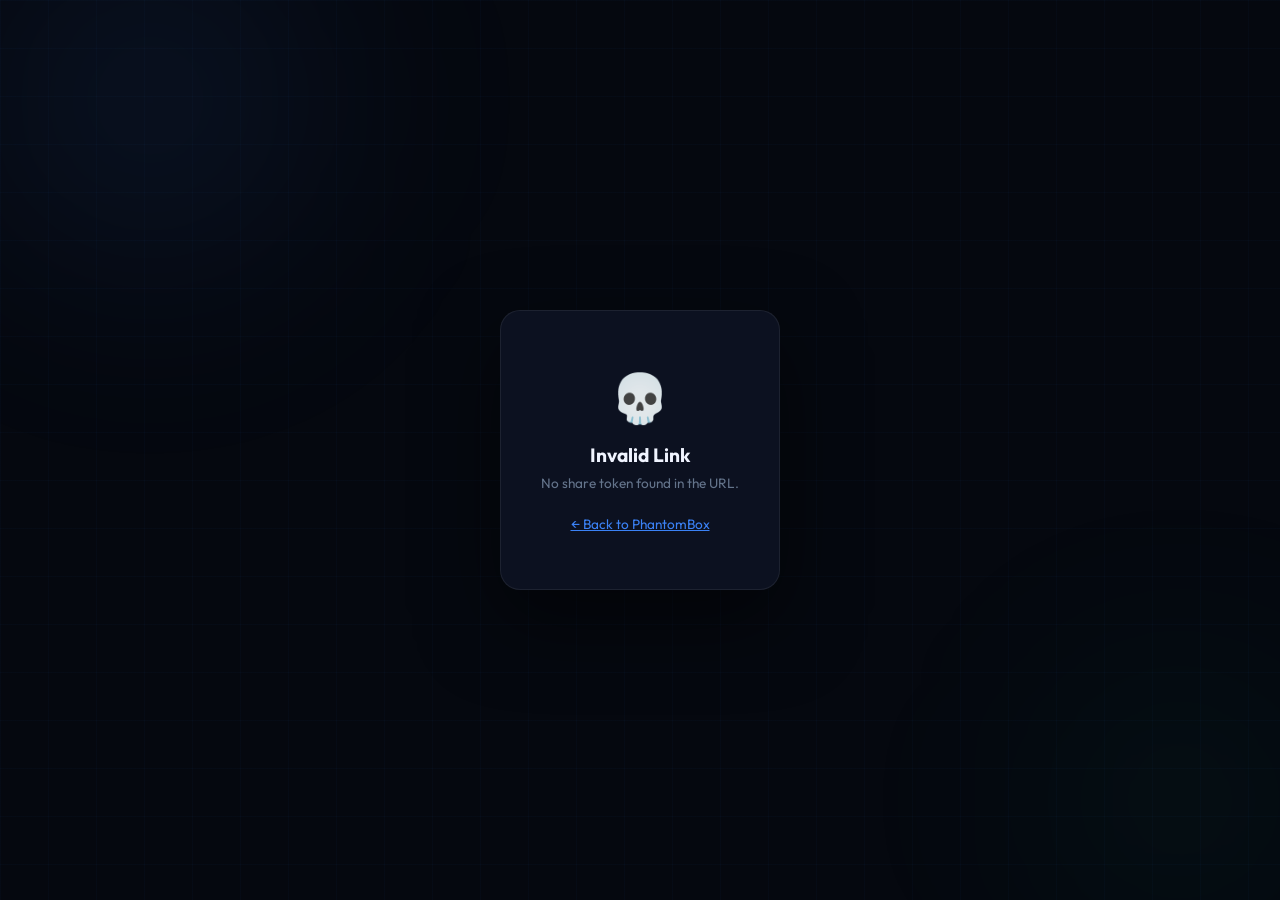
<file: client/share.html>
<!DOCTYPE html>
<html lang="en">
<head>
<meta charset="UTF-8">
<meta name="viewport" content="width=device-width,initial-scale=1.0">
<title>PhantomBox | Phantom Share</title>
<link href="https://fonts.googleapis.com/css2?family=JetBrains+Mono:wght@400;700&family=Outfit:wght@400;600;700;800&display=swap" rel="stylesheet">
<link rel="stylesheet" href="https://cdnjs.cloudflare.com/ajax/libs/font-awesome/6.5.0/css/all.min.css">
<style>
:root{
    --void:#05080f;--surface:#0c1120;--panel:#101828;
    --primary:#3b82f6;--primary-glow:rgba(59,130,246,.35);
    --success:#10b981;--danger:#ef4444;--warning:#f59e0b;
    --text:#f0f4ff;--muted:#64748b;
    --mono:'JetBrains Mono',monospace;--ui:'Outfit',sans-serif;
}
*{margin:0;padding:0;box-sizing:border-box}
html,body{min-height:100%;background:var(--void);color:var(--text);font-family:var(--ui);
    display:flex;align-items:center;justify-content:center;padding:1rem;}

.bg-grid{position:fixed;inset:0;
    background-image:linear-gradient(rgba(59,130,246,.03) 1px,transparent 1px),
                     linear-gradient(90deg,rgba(59,130,246,.03) 1px,transparent 1px);
    background-size:48px 48px;pointer-events:none;z-index:0}
.glow{position:fixed;border-radius:50%;filter:blur(100px);pointer-events:none;z-index:0}
.glow-1{width:500px;height:500px;background:radial-gradient(circle,rgba(59,130,246,.12),transparent 70%);
    top:-150px;left:-100px;animation:drift 18s ease-in-out infinite}
.glow-2{width:400px;height:400px;background:radial-gradient(circle,rgba(16,185,129,.08),transparent 70%);
    bottom:-100px;right:-100px;animation:drift 24s ease-in-out infinite reverse}
@keyframes drift{0%,100%{transform:translate(0,0)}50%{transform:translate(40px,30px)}}

.card{position:relative;z-index:1;background:var(--surface);border:1px solid rgba(255,255,255,.07);
    border-radius:20px;padding:2.5rem;width:100%;max-width:480px;text-align:center;
    box-shadow:0 30px 80px rgba(0,0,0,.5);animation:cardIn .5s cubic-bezier(.22,1,.36,1)}
@keyframes cardIn{from{opacity:0;transform:translateY(24px)}to{opacity:1;transform:translateY(0)}}

.ghost-icon{font-size:3.5rem;margin-bottom:1.25rem;display:block;
    animation:ghostFloat 3s ease-in-out infinite}
@keyframes ghostFloat{0%,100%{transform:translateY(0)}50%{transform:translateY(-8px)}}

.spin-icon{font-size:2.5rem;margin-bottom:1.25rem;display:block;
    animation:spin .8s linear infinite;color:var(--primary)}
@keyframes spin{to{transform:rotate(360deg)}}

h1{font-size:1.5rem;font-weight:800;letter-spacing:-.5px;margin-bottom:.4rem}
.sub{font-size:.85rem;color:var(--muted);margin-bottom:1.75rem;line-height:1.5}

.file-info{background:rgba(255,255,255,.04);border:1px solid rgba(255,255,255,.07);
    border-radius:12px;padding:1.25rem;margin-bottom:1.5rem;text-align:left}
.file-row{display:flex;justify-content:space-between;align-items:center;
    padding:.4rem 0;border-bottom:1px solid rgba(255,255,255,.05);font-size:.82rem}
.file-row:last-child{border-bottom:none;padding-bottom:0}
.file-key{color:var(--muted);font-family:var(--mono);font-size:.72rem;text-transform:uppercase;letter-spacing:.5px}
.file-val{font-weight:600;font-family:var(--mono);color:var(--text);word-break:break-all;text-align:right;max-width:60%}

.ttl-bar-wrap{margin-bottom:1.5rem}
.ttl-label{font-size:.72rem;font-family:var(--mono);color:var(--muted);margin-bottom:.4rem;
    display:flex;justify-content:space-between}
.ttl-bar{height:4px;background:rgba(255,255,255,.08);border-radius:2px;overflow:hidden}
.ttl-fill{height:100%;border-radius:2px;background:linear-gradient(90deg,var(--success),var(--primary));
    transition:width .5s linear}

.btn-download{width:100%;padding:1rem 1.5rem;
    background:linear-gradient(135deg,var(--primary),#1d4ed8);
    border:none;border-radius:12px;color:white;font-family:var(--ui);font-size:1rem;
    font-weight:700;cursor:pointer;transition:all .3s;
    display:flex;align-items:center;justify-content:center;gap:.6rem;margin-bottom:.75rem}
.btn-download:hover{transform:translateY(-2px);box-shadow:0 8px 24px var(--primary-glow)}
.btn-download:disabled{opacity:.4;cursor:not-allowed;transform:none}

.badge-row{display:flex;gap:.5rem;justify-content:center;margin-bottom:1.5rem;flex-wrap:wrap}
.badge{display:inline-flex;align-items:center;gap:.3rem;padding:.25rem .7rem;
    border-radius:20px;font-size:.68rem;font-weight:700;font-family:var(--mono);text-transform:uppercase}
.b-blue{background:rgba(59,130,246,.15);color:var(--primary)}
.b-green{background:rgba(16,185,129,.15);color:var(--success)}
.b-yellow{background:rgba(245,158,11,.15);color:var(--warning)}

.footer-note{font-size:.72rem;color:var(--muted);line-height:1.5}
.footer-note a{color:var(--primary);text-decoration:none}

.state{display:none;text-align:center;padding:1rem 0}
.state.active{display:block}
.state-icon{font-size:3rem;margin-bottom:1rem;display:block}
.state-title{font-size:1.2rem;font-weight:700;margin-bottom:.4rem}
.state-msg{font-size:.85rem;color:var(--muted);line-height:1.5}

/* Debug info box */
.debug-box{margin-top:1rem;padding:.75rem;background:rgba(239,68,68,.08);
    border:1px solid rgba(239,68,68,.2);border-radius:8px;
    font-family:var(--mono);font-size:.7rem;color:#f87171;
    text-align:left;word-break:break-all;display:none}
</style>
</head>
<body>
<div class="bg-grid"></div>
<div class="glow glow-1"></div>
<div class="glow glow-2"></div>

<div class="card">

    <!-- LOADING STATE -->
    <div class="state active" id="state-loading">
        <i class="fa-solid fa-circle-notch spin-icon"></i>
        <div class="state-title">Summoning the Phantom…</div>
        <div class="state-msg">Validating your share link and reconstructing the file in RAM.</div>
        <div style="margin-top:1rem;font-size:.72rem;color:var(--muted);font-family:var(--mono)" id="loading-status">
            Connecting to PhantomBox…
        </div>
    </div>

    <!-- ERROR STATE -->
    <div class="state" id="state-error">
        <span class="state-icon">💀</span>
        <div class="state-title" id="err-title">Link Expired</div>
        <div class="state-msg" id="err-msg">This phantom has already vanished.</div>
        <div class="debug-box" id="debug-box"></div>
        <br>
        <a href="/" style="color:var(--primary);font-size:.85rem">← Back to PhantomBox</a>
    </div>

    <!-- READY STATE -->
    <div class="state" id="state-ready">
        <span class="ghost-icon">👻</span>
        <h1>Phantom File Ready</h1>
        <p class="sub">This file exists temporarily in memory.<br>Download it before the phantom vanishes.</p>

        <div class="badge-row">
            <span class="badge b-green"><i class="fa-solid fa-lock"></i> AES-256-GCM</span>
            <span class="badge b-blue"><i class="fa-solid fa-ghost"></i> Ephemeral</span>
            <span class="badge b-yellow" id="dl-remaining-badge">
                <i class="fa-solid fa-download"></i> — left
            </span>
        </div>

        <div class="file-info">
            <div class="file-row">
                <span class="file-key">File</span>
                <span class="file-val" id="d-filename">—</span>
            </div>
            <div class="file-row">
                <span class="file-key">Size</span>
                <span class="file-val" id="d-size">—</span>
            </div>
            <div class="file-row">
                <span class="file-key">Shared by</span>
                <span class="file-val" id="d-owner">—</span>
            </div>
            <div class="file-row">
                <span class="file-key">Downloads left</span>
                <span class="file-val" id="d-dleft">—</span>
            </div>
        </div>

        <div class="ttl-bar-wrap">
            <div class="ttl-label">
                <span>Download window</span>
                <span id="ttl-secs">—</span>
            </div>
            <div class="ttl-bar">
                <div class="ttl-fill" id="ttl-fill" style="width:100%"></div>
            </div>
        </div>

        <button class="btn-download" id="btn-dl">
            <i class="fa-solid fa-download"></i> Download Now
        </button>

        <p class="footer-note">
            This is a limited-use share link from
            <a href="/">PhantomBox</a>.<br>
            The link self-destructs after the download limit is reached.
        </p>
    </div>

    <!-- CONSUMED STATE -->
    <div class="state" id="state-consumed">
        <span class="state-icon">💨</span>
        <div class="state-title">Download Complete</div>
        <div class="state-msg">The phantom has delivered its payload and vanished.<br>Thank you for using PhantomBox.</div>
        <br>
        <a href="/" style="color:var(--primary);font-size:.85rem">← Back to PhantomBox</a>
    </div>

</div>

<script>
// ── Config ───────────────────────────────────────────────────
// Detect API base — works whether served from Flask or opened directly
const API = `http://${location.hostname}:8000/api`;

let _downloadToken = null;
let _filename      = null;
let _ttlTimer      = null;
let _ttlTotal      = 300; // default 5 min download window

// ── Helpers ──────────────────────────────────────────────────
function showState(name) {
    document.querySelectorAll('.state').forEach(s => s.classList.remove('active'));
    const el = document.getElementById(`state-${name}`);
    if (el) el.classList.add('active');
}

function setLoadingStatus(msg) {
    const el = document.getElementById('loading-status');
    if (el) el.textContent = msg;
}

function showError(title, msg, debugInfo) {
    document.getElementById('err-title').textContent = title;
    document.getElementById('err-msg').textContent   = msg;
    if (debugInfo) {
        const box = document.getElementById('debug-box');
        box.style.display = 'block';
        box.textContent = typeof debugInfo === 'object'
            ? JSON.stringify(debugInfo, null, 2)
            : String(debugInfo);
    }
    showState('error');
}

function fmtSize(b) {
    if (!b || b === 0) return '—';
    if (b >= 1e9) return (b/1e9).toFixed(2) + ' GB';
    if (b >= 1e6) return (b/1e6).toFixed(2) + ' MB';
    if (b >= 1024) return (b/1024).toFixed(1) + ' KB';
    return b + ' B';
}

// ── Extract token from URL ───────────────────────────────────
function getShareToken() {
    // Handles: /share/<token>  or  ?token=<token>
    const path  = window.location.pathname;
    const parts = path.split('/share/');
    if (parts.length > 1 && parts[1]) {
        return parts[1].split('/')[0].split('?')[0];
    }
    // Fallback: query param
    return new URLSearchParams(window.location.search).get('token');
}

// ── Main init ────────────────────────────────────────────────
async function initShare() {
    const token = getShareToken();

    if (!token) {
        showError('Invalid Link', 'No share token found in the URL.');
        return;
    }

    setLoadingStatus(`Token: ${token.substring(0, 16)}… — Connecting…`);

    try {
        const url = `${API}/share/use/${encodeURIComponent(token)}`;
        console.log('🔗 Fetching:', url);
        setLoadingStatus('Validating share link…');

        const res = await fetch(url);
        let data;

        try {
            data = await res.json();
        } catch (parseErr) {
            showError(
                'Server Error',
                'Could not parse server response. Is PhantomBox running?',
                `HTTP ${res.status} — parse error: ${parseErr.message}`
            );
            return;
        }

        console.log('📦 Share response:', data);

        if (!res.ok || !data.success) {
            // Map HTTP status to user-friendly messages
            const statusMsgs = {
                410: 'This share link has expired or reached its download limit.',
                404: 'Share link not found.',
                500: 'Server error while reconstructing the file.',
            };
            showError(
                res.status === 410 ? 'Link Consumed' : 'Link Unavailable',
                data.error || statusMsgs[res.status] || `Error ${res.status}`,
                process?.env?.NODE_ENV === 'development' ? data : null
            );
            return;
        }

        // ── Success ──────────────────────────────────────────
        setLoadingStatus('File reconstructed in RAM ✓');

        _downloadToken = data.download_token;
        _filename      = data.filename || data.original_filename || 'phantom_file';
        _ttlTotal      = data.download_ttl || 300;

        // Fill in file info
        document.getElementById('d-filename').textContent = _filename;
        document.getElementById('d-size').textContent     = fmtSize(data.file_size);
        document.getElementById('d-owner').textContent    = data.owner || '—';
        document.getElementById('d-dleft').textContent    = data.downloads_remaining ?? '—';

        const remaining = data.downloads_remaining ?? '?';
        document.getElementById('dl-remaining-badge').innerHTML =
            `<i class="fa-solid fa-download"></i> ${remaining} download${remaining !== 1 ? 's' : ''} left`;

        // Attach download handler
        const btn = document.getElementById('btn-dl');
        btn.addEventListener('click', triggerDownload);

        showState('ready');

        // Start TTL countdown using download_ttl (5 min window)
        startCountdown(_ttlTotal);

    } catch (networkErr) {
        console.error('Network error:', networkErr);
        showError(
            'Connection Failed',
            `Cannot reach PhantomBox at ${API}. Is the server running?`,
            networkErr.message
        );
    }
}

// ── TTL countdown ────────────────────────────────────────────
function startCountdown(ttlSeconds) {
    let elapsed   = 0;
    const fill    = document.getElementById('ttl-fill');
    const secsEl  = document.getElementById('ttl-secs');

    function fmt(s) {
        if (s >= 60) return `${Math.floor(s/60)}m ${s%60}s`;
        return `${s}s`;
    }

    secsEl.textContent = fmt(ttlSeconds);

    _ttlTimer = setInterval(() => {
        elapsed++;
        const remaining = Math.max(0, ttlSeconds - elapsed);
        const pct       = (remaining / ttlSeconds) * 100;

        fill.style.width = pct + '%';
        secsEl.textContent = fmt(remaining);

        if (pct <= 30) {
            fill.style.background = 'linear-gradient(90deg,var(--warning),var(--danger))';
        }
        if (remaining === 0) {
            clearInterval(_ttlTimer);
            secsEl.textContent = 'Expired';
        }
    }, 1000);
}

// ── Trigger download ─────────────────────────────────────────
async function triggerDownload() {
    if (!_downloadToken) {
        alert('Download token is missing. Please refresh the share link.');
        return;
    }

    const btn = document.getElementById('btn-dl');
    btn.disabled = true;
    btn.innerHTML = '<i class="fa-solid fa-spinner fa-spin"></i> Downloading…';
    clearInterval(_ttlTimer);

    // Consume token immediately
    const token = _downloadToken;
    _downloadToken = null;

    try {
        const res = await fetch(`${API}/download/${token}`);

        if (!res.ok) {
            const errText = await res.text().catch(() => '');
            throw new Error(`Server returned ${res.status}: ${errText.substring(0, 100)}`);
        }

        const blob = await res.blob();

        if (blob.size === 0) {
            throw new Error('Received empty file. The download token may have expired.');
        }

        // Extract filename from Content-Disposition header if available
        const contentDisp = res.headers.get('Content-Disposition') || '';
        const nameMatch   = contentDisp.match(/filename[^;=\n]*=['"]?([^'"\n]+)['"]?/);
        const filename    = nameMatch ? nameMatch[1] : _filename || `phantom_${Date.now()}`;

        // Trigger browser save dialog
        const url = URL.createObjectURL(blob);
        const a   = document.createElement('a');
        a.href     = url;
        a.download = filename;
        document.body.appendChild(a);
        a.click();
        URL.revokeObjectURL(url);
        document.body.removeChild(a);

        // Show consumed state after short delay
        setTimeout(() => showState('consumed'), 1500);

    } catch (err) {
        console.error('Download failed:', err);
        btn.disabled = false;
        btn.innerHTML = '<i class="fa-solid fa-download"></i> Download Now';
        alert(`Download failed: ${err.message}`);
    }
}

// ── Boot ─────────────────────────────────────────────────────
initShare();
</script>
</body>
</html>
</file>
